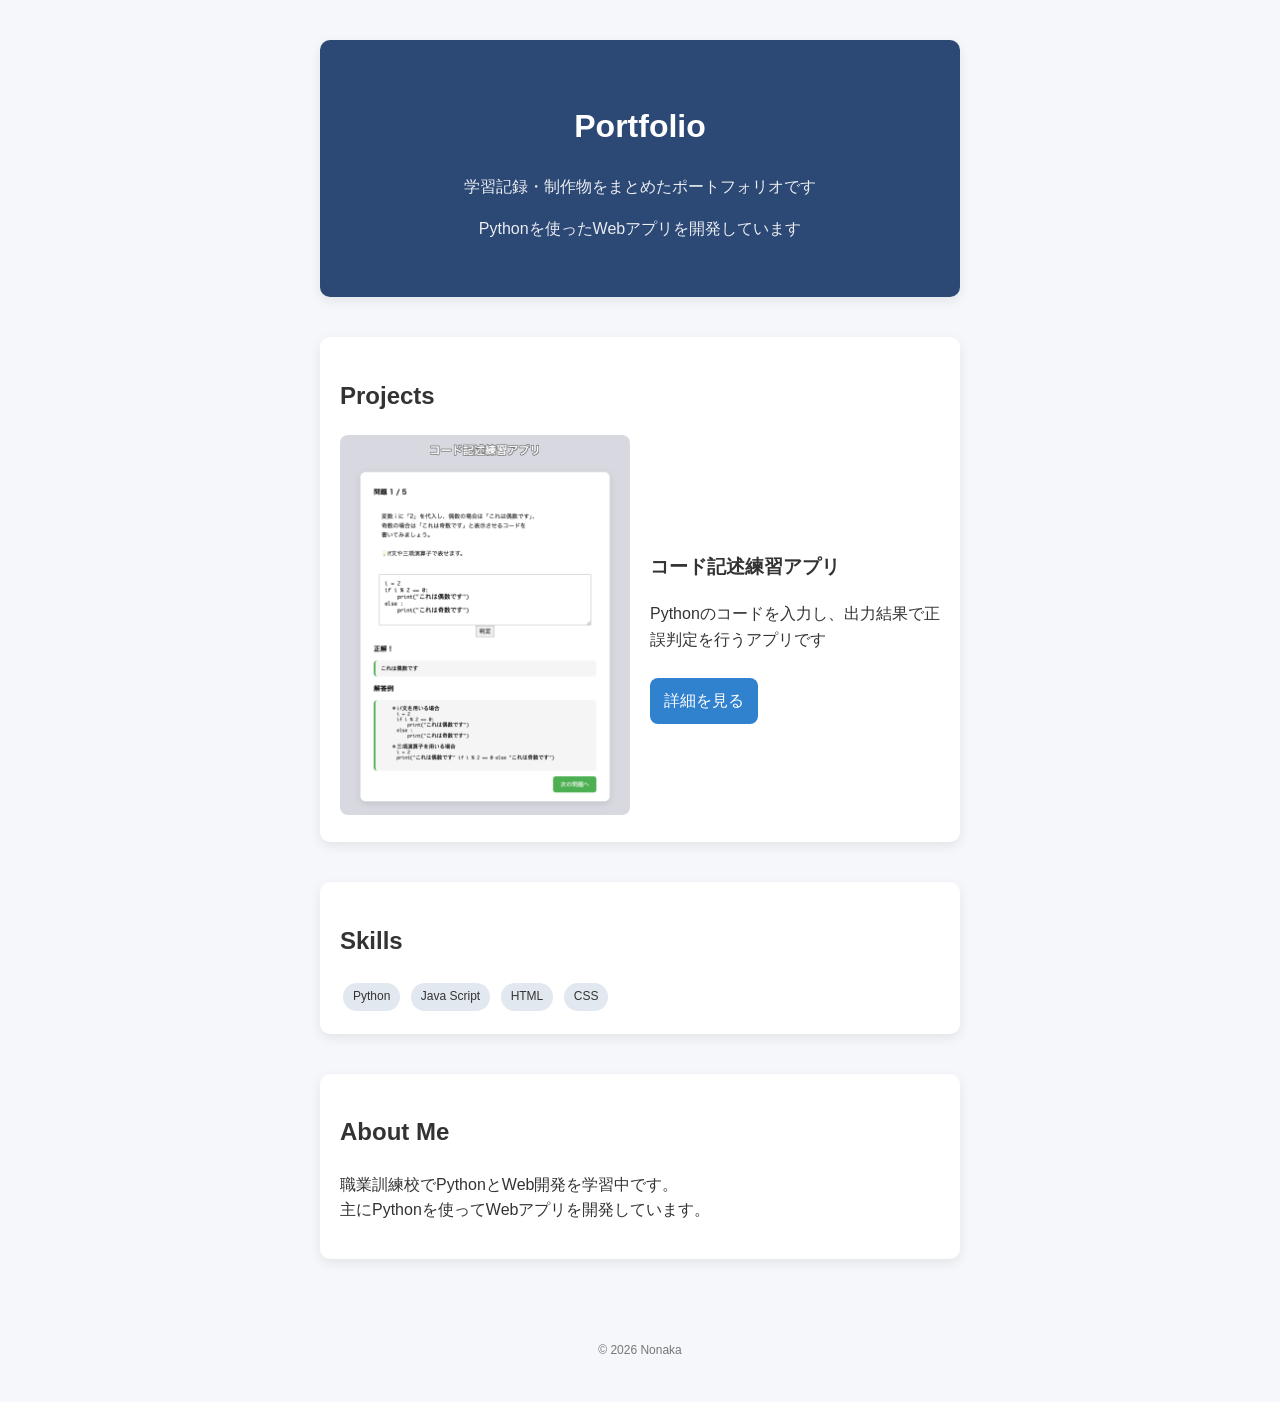
<file: index.html>
<!DOCTYPE html>
<html lang="ja">

<head>
  <meta charset="UTF-8">
  <meta name="robots" content="noindex, nofollow">
  <title>ポートフォリオ</title>
  <link rel="stylesheet" href="portfolio.css">
</head>

<body>

  <header>
    <h1>Portfolio</h1>
    <p>学習記録・制作物をまとめたポートフォリオです</p>
    <p>Pythonを使ったWebアプリを開発しています</p>
  </header>

  <main>

    <section class="projects">
      <h2>Projects</h2>
      <div class="project-card">
        <div class="project-text">

          <h3>コード記述練習アプリ</h3>
          <p>Pythonのコードを入力し、出力結果で正誤判定を行うアプリです</p>

          <a class="btn" href="https://nnk102938.github.io/code-practice-app/" alt="詳細ページ">
            詳細を見る
          </a>
        </div>

        <div class="project-image">
          <img src="images/code-app-top.webp" alt="コード記述練習アプリのスクリーンショット" class="zoom-img">
        </div>
      </div>
    </section>


    <section class="skills">
      <h2>Skills</h2>

      <div class="tags">
        <span>Python</span>
        <span>Java Script</span>
        <span>HTML</span>
        <span>CSS</span>
      </div>
    </section>

    <section class="about">
      <h2>About Me</h2>
      <p>
        職業訓練校でPythonとWeb開発を学習中です。<br>
        主にPythonを使ってWebアプリを開発しています。<br>
      </p>
    </section>

  </main>

  <footer>
    <p>© 2026 Nonaka</p>
  </footer>


  <!-- 画像拡大表示用 -->
  <div id="modal" class="modal">
    <img id="modalImg" class="modal-content">
  </div>
  <script>
    const modal = document.getElementById("modal");
    const modalImg = document.getElementById("modalImg");

    document.querySelectorAll(".zoom-img").forEach(img => {
      img.addEventListener("click", () => {
        modal.style.display = "flex";
        modalImg.src = img.src;
      });
    });

    modal.addEventListener("click", () => {
      modal.style.display = "none";
    });
  </script>

</body>

</html>
</file>
<file: portfolio.css>
@charset "utf-8";
@media (max-width: 768px) {
  .project-card {
    flex-direction: column;
  }
}

/* ===== ベース ===== */
body {
  font-family: -apple-system, BlinkMacSystemFont, "Segoe UI", sans-serif;
  margin: 0;
  background: #f5f7fb;
  color: #333;
  line-height: 1.6;
}

ul {
  padding-left: 22px;
}

li {
  margin-bottom: 12px;
}

/* ===== ヘッダー ===== */
header {
  max-width: 600px;
  margin: 40px auto 20px;
  padding: 40px 20px;
  background: #2c4875;
  color: white;
  border-radius: 10px;
  box-shadow: 0 4px 12px rgba(0,0,0,0.08);
  text-align: center;
}

header p {
  margin-top: 10px;
  opacity: 0.9;
}

/* ===== セクション ===== */
section {
  max-width: 600px;
  margin: 40px auto;
  padding: 20px;
  background: white;
  border-radius: 10px;
  box-shadow: 0 4px 12px rgba(0,0,0,0.08);
}


/* ===== スクショありセクション ===== */
.project-card {
  display: flex;
  flex-direction: row-reverse;
  gap: 20px;
  align-items: center;
}

.project-text {
  flex: 1;
}
.project-image {
  flex: 1;
}

.project-image img {
  width: 100%;
  max-width: 100%;
  height: auto;
  border-radius: 8px;
}

/* ===== ギャラリー ===== */
.project-gallery {
  display: flex;
  gap: 10px;
}

.gallery-item {
  flex: 1;
  text-align: center;
  display: flex;
  flex-direction: column;
  gap: 1px;
}

.gallery-item img {
  width: 100%;
  border-radius: 8px;
}

.gallery-item p {
  margin: 0;
  font-size: 14px;
}

/* ===== セクション内カード ===== */
.card {
  background: #f9fafc;
  padding: 20px;
  border-radius: 10px;
  margin-top: 20px;
  border: 1px solid #e5e7eb;
}

/* ===== タグ ===== */
.tags span {
  display: inline-block;
  background: #e2e8f0;
  padding: 4px 10px;
  border-radius: 20px;
  font-size: 12px;
  margin: 3px;
}

/* ===== ボタン ===== */
.btn {
  display: inline-block;
  padding: 10px 14px;
  background: #3182ce;
  color: white;
  text-decoration: none;
  border-radius: 8px;
  margin-top: 10px;
}

.btn:hover {
  background: #2b6cb0;
}

/* ===== フッター ===== */
footer {
  text-align: center;
  padding: 30px;
  font-size: 12px;
  color: #777;
}

/* ===== トップページに戻る ===== */
.back {
  display: block;
  text-align: center;
  margin: 30px auto;
}


/* ===== 画像拡大表示 ===== */
.zoom-img {
  cursor: pointer;
}

.modal {
  display: none;
  position: fixed;
  z-index: 999;
  left: 0;
  top: 0;
  width: 100%;
  height: 100%;
  background: rgba(0,0,0,0.8);
  justify-content: center;
  align-items: center;
}

.modal-content {
  max-width: 90%;
  max-height: 90%;
  border-radius: 8px;
}
</file>
